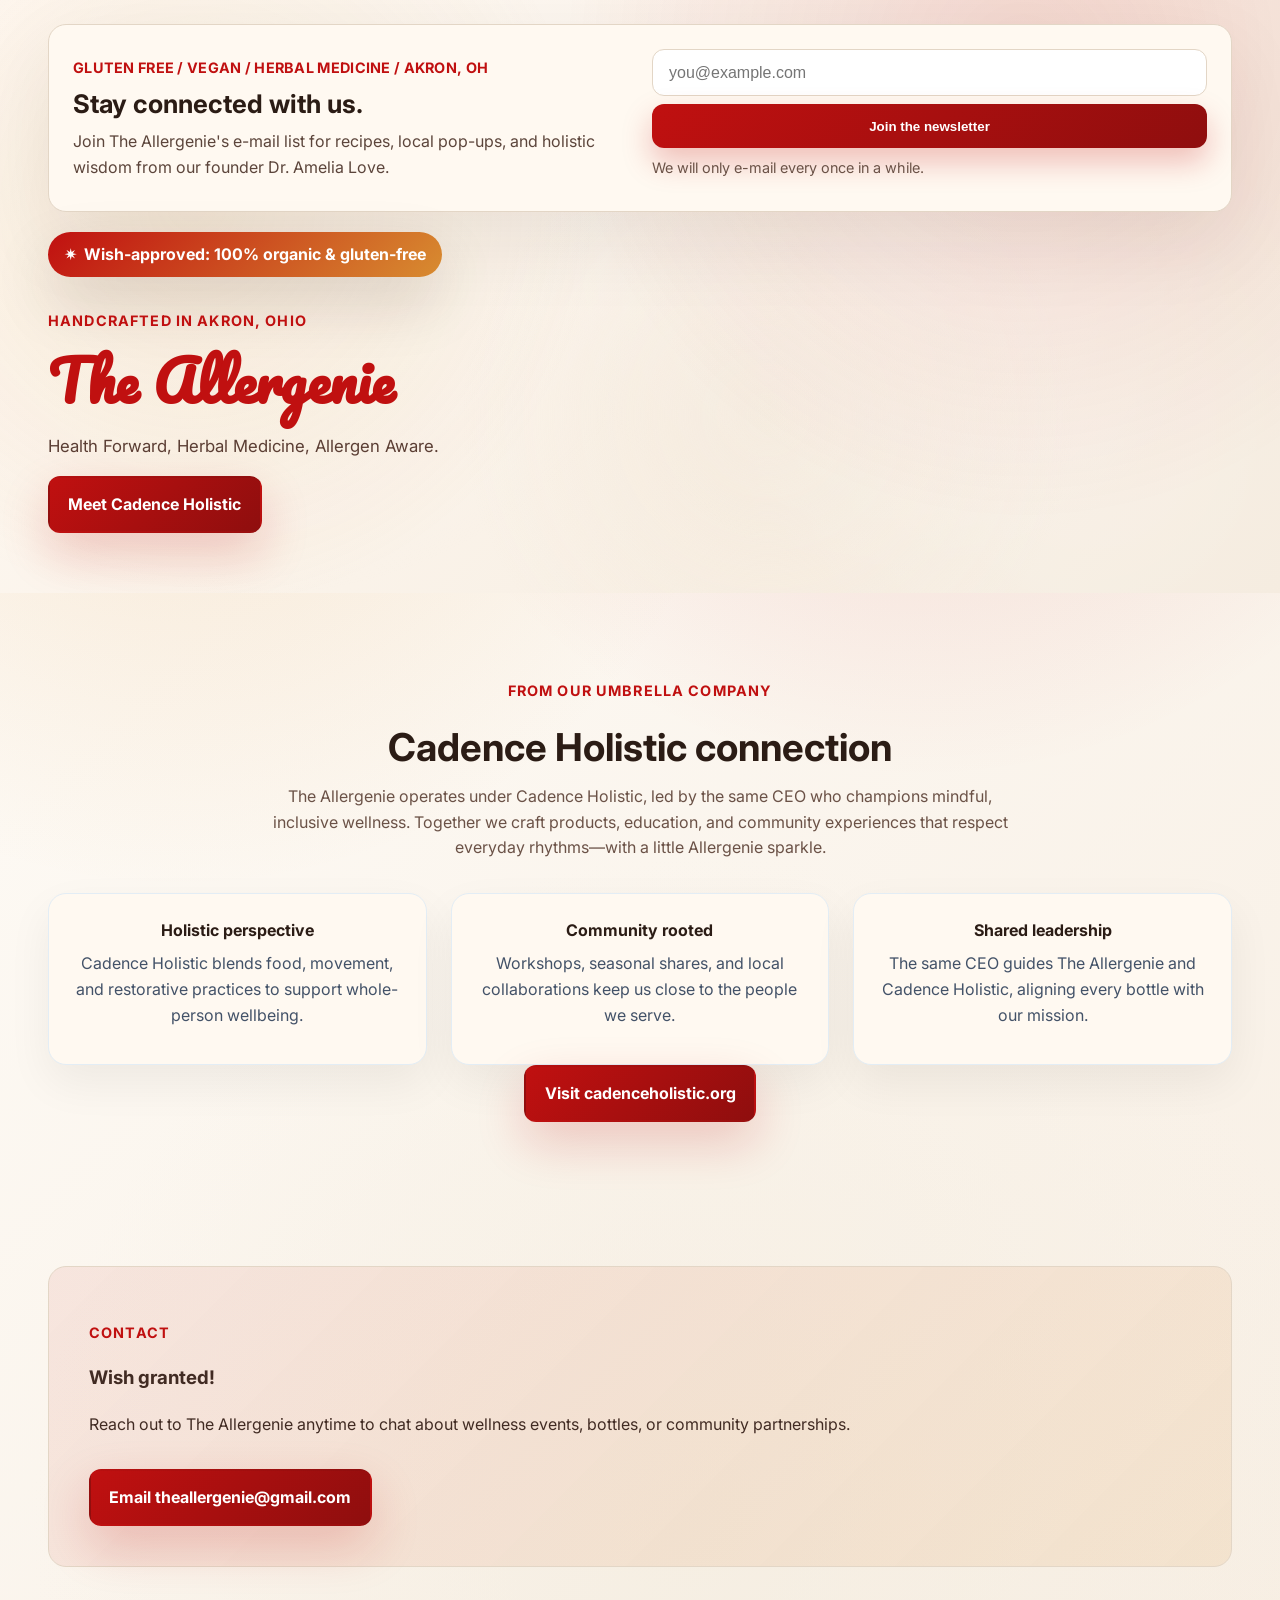
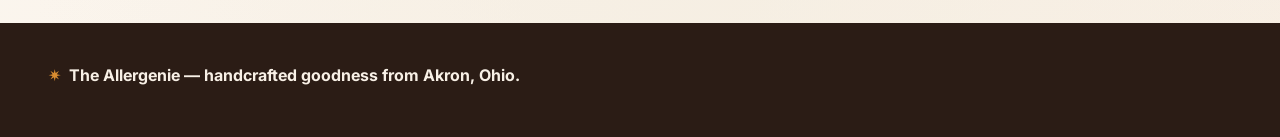
<file: index.html>
<!DOCTYPE html>
<html lang="en">
<head>
  <meta charset="UTF-8" />
  <meta name="viewport" content="width=device-width, initial-scale=1.0" />
  <title>The Allergenie | Health Forward, Allergen Aware.</title>
  <link rel="preconnect" href="https://fonts.googleapis.com" />
  <link rel="preconnect" href="https://fonts.gstatic.com" crossorigin />
  <link
    href="https://fonts.googleapis.com/css2?family=Inter:wght@400;500;600;700&family=Raleway:wght@600;700&family=Pacifico&display=swap"
    rel="stylesheet"
  />
  <link rel="stylesheet" href="styles.css" />
</head>
<body>
  <header class="hero">
    <div class="newsletter-bar" id="newsletter">
      <div class="newsletter-intro">
        <p class="eyebrow">Gluten Free / Vegan / Herbal Medicine / Akron, OH</p>
        <h1 class="newsletter-title">Stay connected with us.</h1>
        <p class="newsletter-copy">
          Join The Allergenie's e-mail list for recipes, local pop-ups, and holistic wisdom from our founder Dr. Amelia Love.
        </p>
      </div>
      <form
        class="newsletter-form"
        id="newsletterForm"
        method="POST"
        data-endpoint="https://script.google.com/macros/s/AKfycbycNO5gYLb3IYUCGOQAK3Rur5kcIq9nGickV2WfnbQfxX5HnJb5A0Mba2jDcoCrodVL/exec"
      >
        <label class="sr-only" for="email">Email</label>
        <input type="email" id="email" name="email" placeholder="you@example.com" required />
        <button type="submit">Join the newsletter</button>
        <p class="form-note">We will only e-mail every once in a while.</p>
        <p class="form-note" id="newsletterStatus" role="status" aria-live="polite"></p>
      </form>
    </div>

    <div class="hero-badge">Wish-approved: 100% organic &amp; gluten-free</div>
      <div class="hero-content">
        <div class="hero-text">
          <p class="eyebrow">Handcrafted in Akron, Ohio</p>
          <h2 class="brand-name">The Allergenie</h2>
          <p class="subhead">Health Forward, Herbal Medicine, Allergen Aware.</p>
          <div class="cta-row">
            <a class="btn primary" href="#cadence">Meet Cadence Holistic</a>
          </div>
        </div>
          </div>
        </div>
      </div>
  </header>

  <main>
    <section id="cadence" class="section cadence">
      <div class="section-header">
        <p class="eyebrow">From our umbrella company</p>
        <h3>Cadence Holistic connection</h3>
        <p class="lede">
          The Allergenie operates under Cadence Holistic, led by the same CEO who champions mindful, inclusive wellness.
          Together we craft products, education, and community experiences that respect everyday rhythms—with a little
          Allergenie sparkle.
        </p>
      </div>
      <div class="grid three-col">
        <div class="card cadence-card">
          <h4>Holistic perspective</h4>
          <p>Cadence Holistic blends food, movement, and restorative practices to support whole-person wellbeing.</p>
        </div>
        <div class="card cadence-card">
          <h4>Community rooted</h4>
          <p>Workshops, seasonal shares, and local collaborations keep us close to the people we serve.</p>
        </div>
        <div class="card cadence-card">
          <h4>Shared leadership</h4>
          <p>The same CEO guides The Allergenie and Cadence Holistic, aligning every bottle with our mission.</p>
        </div>
      </div>
      <a class="btn primary" href="https://cadenceholistic.org" target="_blank" rel="noreferrer">Visit cadenceholistic.org</a>
    </section>

    <section class="section cta">
      <div class="cta-card">
        <div>
          <p class="eyebrow" id="contact-title">Contact</p>
          <h3>Wish granted!</h3>
          <p>Reach out to The Allergenie anytime to chat about wellness events, bottles, or community partnerships.</p>
        </div>
        <div class="cta-actions">
          <a class="btn primary" href="mailto:theallergenie@gmail.com">Email theallergenie@gmail.com</a>
        </div>
      </div>
    </section>
  </main>

  <footer class="footer">
    <div class="footer-brand">
      <span class="spark">✷</span>
      <p>The Allergenie &mdash; handcrafted goodness from Akron, Ohio.</p>
    </div>
  </footer>

  <script src="script.js"></script>
</body>
</html>
</file>
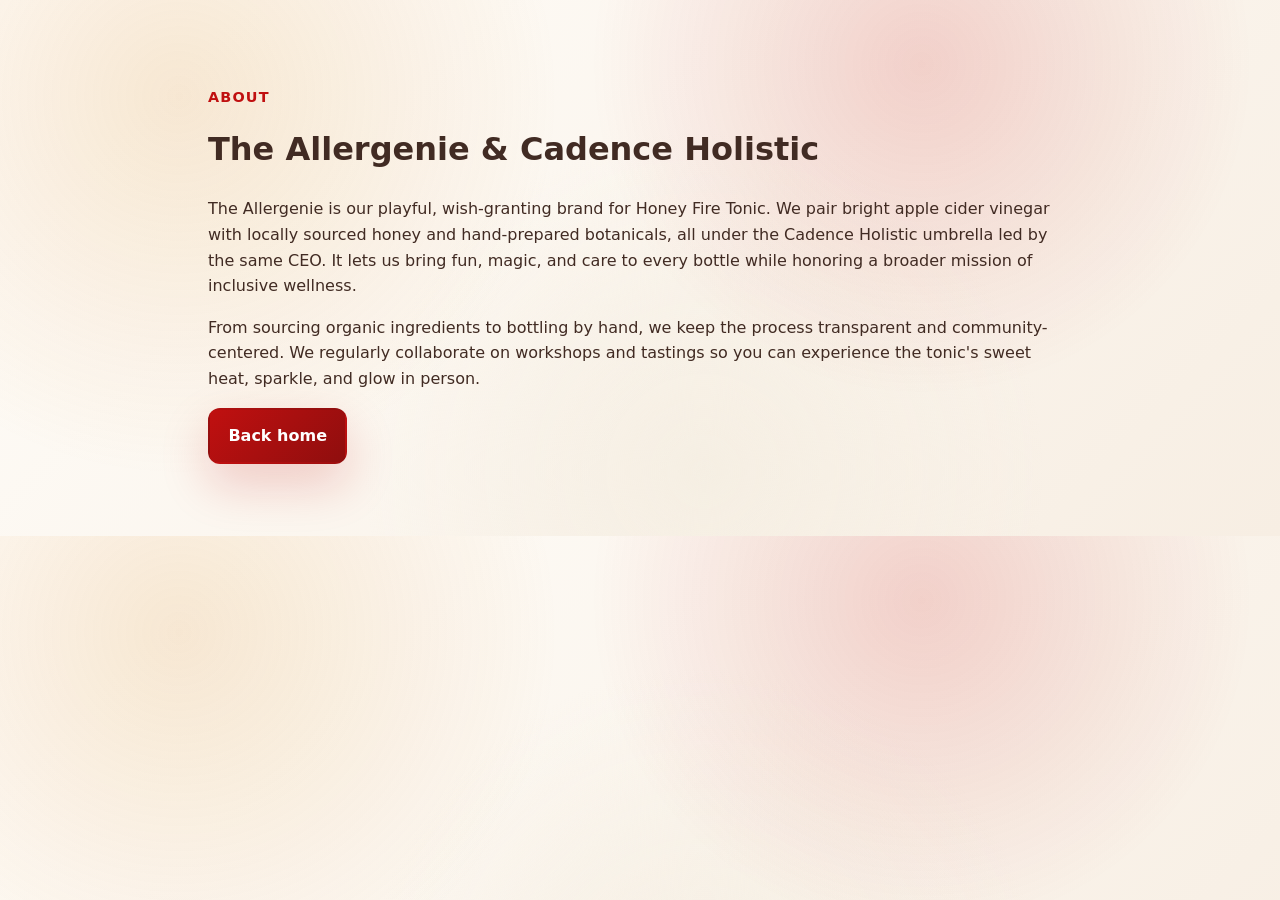
<file: pages/about.html>
<!DOCTYPE html>
<html lang="en">
<head>
  <meta charset="UTF-8" />
  <meta name="viewport" content="width=device-width, initial-scale=1.0" />
  <title>About | The Allergenie</title>
  <link rel="stylesheet" href="../styles.css" />
</head>
<body>
  <main class="section" style="max-width: 960px; margin: 0 auto;">
    <p class="eyebrow">About</p>
    <h1 style="margin-top: 0;">The Allergenie &amp; Cadence Holistic</h1>
    <p>
      The Allergenie is our playful, wish-granting brand for Honey Fire Tonic. We pair bright apple cider vinegar with
      locally sourced honey and hand-prepared botanicals, all under the Cadence Holistic umbrella led by the same CEO.
      It lets us bring fun, magic, and care to every bottle while honoring a broader mission of inclusive wellness.
    </p>
    <p>
      From sourcing organic ingredients to bottling by hand, we keep the process transparent and community-centered. We
      regularly collaborate on workshops and tastings so you can experience the tonic's sweet heat, sparkle, and glow in
      person.
    </p>
    <a class="btn primary" href="../index.html">Back home</a>
  </main>
</body>
</html>
</file>
<file: styles.css>
:root {
  --crimson: #c01010;
  --crimson-deep: #8f0e0e;
  --amber: #d88c30;
  --amber-soft: #f2b663;
  --cream: #f4ede0;
  --smoke: #e3d6c6;
  --ink: #2b1c15;
  --body: #412b23;
  --card: #fff9f1;
  --shadow: 0 25px 60px rgba(48, 21, 8, 0.15);
}

* {
  box-sizing: border-box;
}

body {
  margin: 0;
  font-family: 'Inter', system-ui, -apple-system, sans-serif;
  background: radial-gradient(circle at 14% 18%, rgba(216, 140, 48, 0.18), transparent 32%),
    radial-gradient(circle at 72% 12%, rgba(192, 16, 16, 0.16), transparent 32%),
    radial-gradient(circle at 55% 88%, rgba(244, 237, 224, 0.7), transparent 40%),
    linear-gradient(135deg, #fffdf9 0%, #f7eee3 100%);
  color: var(--body);
  line-height: 1.6;
}

a {
  color: inherit;
  text-decoration: none;
}

.hero {
  position: relative;
  padding: 1.5rem clamp(1.25rem, 4vw, 3rem) 3rem;
  background: radial-gradient(circle at 15% 35%, rgba(216, 140, 48, 0.16), transparent 35%),
    radial-gradient(circle at 80% 10%, rgba(192, 16, 16, 0.14), transparent 40%),
    radial-gradient(circle at 60% 70%, rgba(242, 230, 214, 0.5), transparent 35%),
    linear-gradient(135deg, #fffaf4 0%, #f5ebde 100%);
  overflow: hidden;
}

.hero::after {
  content: '';
  position: absolute;
  inset: 0;
  background-image: radial-gradient(circle at 20% 25%, rgba(255, 255, 255, 0.7) 0, rgba(255, 255, 255, 0) 40%),
    radial-gradient(circle at 70% 40%, rgba(255, 255, 255, 0.6) 0, rgba(255, 255, 255, 0) 35%),
    radial-gradient(circle at 85% 75%, rgba(255, 255, 255, 0.45) 0, rgba(255, 255, 255, 0) 30%);
  opacity: 0.4;
  pointer-events: none;
}

.hero > * {
  position: relative;
  z-index: 1;
}

.newsletter-bar {
  display: grid;
  grid-template-columns: repeat(auto-fit, minmax(280px, 1fr));
  gap: 1.5rem;
  padding: 1.5rem;
  background: var(--card);
  border: 1px solid var(--smoke);
  border-radius: 18px;
  box-shadow: 0 30px 80px rgba(48, 21, 8, 0.08);
  align-items: center;
}

.newsletter-intro .eyebrow {
  color: var(--crimson);
  font-weight: 700;
  letter-spacing: 0.02em;
  margin: 0 0 0.35rem;
}

.newsletter-title {
  margin: 0;
  font-size: clamp(1.4rem, 2vw, 1.8rem);
  color: var(--ink);
}

.newsletter-copy {
  margin: 0.25rem 0 0;
  color: #5c453b;
}

.newsletter-form {
  display: grid;
  gap: 0.5rem;
}

.newsletter-form input {
  width: 100%;
  padding: 0.85rem 1rem;
  border: 1px solid var(--smoke);
  border-radius: 12px;
  font-size: 1rem;
  transition: border 0.2s ease, box-shadow 0.2s ease;
}

.newsletter-form input:focus {
  outline: none;
  border-color: var(--crimson);
  box-shadow: 0 0 0 3px rgba(192, 16, 16, 0.15);
}

.newsletter-form button {
  padding: 0.9rem 1.25rem;
  border: none;
  border-radius: 12px;
  background: linear-gradient(135deg, var(--crimson), var(--crimson-deep));
  color: #fff;
  font-weight: 600;
  cursor: pointer;
  transition: transform 0.15s ease, box-shadow 0.15s ease;
  box-shadow: 0 14px 30px rgba(192, 16, 16, 0.25);
}

.newsletter-form button:hover {
  transform: translateY(-1px);
}

.form-note {
  margin: 0;
  font-size: 0.9rem;
  color: #6b5247;
}

.form-note.success {
  color: var(--crimson);
  font-weight: 600;
}

.form-note.pending {
  color: var(--amber);
  font-weight: 600;
}

.form-note.error {
  color: #b3261e;
  font-weight: 600;
}

.hero-badge {
  display: inline-flex;
  align-items: center;
  gap: 0.4rem;
  margin: 1.25rem 0 0.5rem;
  padding: 0.6rem 1rem;
  background: linear-gradient(135deg, var(--crimson), var(--amber));
  color: #fff;
  font-weight: 700;
  border-radius: 999px;
  box-shadow: var(--shadow);
}

.hero-badge::before {
  content: '✷';
  font-size: 1rem;
}

.hero-content {
  display: grid;
  grid-template-columns: 1fr;
  gap: 2rem;
  align-items: center;
  margin-top: 1.5rem;
  max-width: 1200px;
  margin-left: auto;
  margin-right: auto;
}

.hero-text .eyebrow {
  color: var(--crimson);
  font-weight: 700;
  margin: 0;
}

.brand-name {
  font-family: 'Pacifico', cursive;
  font-size: clamp(2.2rem, 6vw, 3.5rem);
  color: var(--crimson);
  margin: 0.25rem 0 0.5rem;
}

.subhead {
  margin: 0 0 1rem;
  color: #5b3e34;
  font-size: 1.05rem;
}

.cta-row {
  display: flex;
  gap: 0.75rem;
  flex-wrap: wrap;
  margin-bottom: 0.75rem;
}

.btn {
  display: inline-flex;
  align-items: center;
  justify-content: center;
  padding: 0.85rem 1.15rem;
  border-radius: 12px;
  font-weight: 700;
  border: 2px solid transparent;
  transition: transform 0.15s ease, box-shadow 0.15s ease, background 0.2s ease;
}

.btn.primary {
  background: linear-gradient(135deg, var(--crimson), var(--crimson-deep));
  color: #fff;
  box-shadow: 0 20px 50px rgba(192, 16, 16, 0.2);
}

.btn.primary:hover {
  transform: translateY(-2px);
}

.btn.ghost {
  background: transparent;
  border-color: #c5ad99;
  color: var(--ink);
}

.btn.ghost:hover {
  border-color: var(--crimson);
  color: var(--crimson);
}

.badge-row {
  display: flex;
  gap: 0.5rem;
  flex-wrap: wrap;
}

.pill {
  padding: 0.5rem 0.9rem;
  background: rgba(216, 140, 48, 0.14);
  color: var(--crimson);
  border-radius: 999px;
  font-weight: 600;
  box-shadow: inset 0 0 0 1px rgba(192, 16, 16, 0.18);
}

.hero-heart {
  display: grid;
  place-items: center;
  width: 100%;
  height: 100%;
  justify-self: center;
}

.label-splash {
  position: relative;
  width: 100%;
  max-width: clamp(240px, 36vw, 520px);
  aspect-ratio: 1 / 1;
  display: grid;
  place-items: center;
  min-height: clamp(280px, 45vw, 620px);
}

.label-ring {
  position: absolute;
  width: 100%;
  height: 100%;
  border-radius: 50%;
  background: radial-gradient(circle at 40% 35%, rgba(216, 140, 48, 0.12), transparent 45%),
    radial-gradient(circle at 70% 60%, rgba(192, 16, 16, 0.18), transparent 55%);
  animation: float 8s ease-in-out infinite;
}

.label-ring.ring-2 {
  inset: 10%;
  background: radial-gradient(circle at 25% 40%, rgba(244, 237, 224, 0.6), transparent 45%),
    radial-gradient(circle at 80% 70%, rgba(216, 140, 48, 0.18), transparent 55%);
  animation-delay: -2s;
}

.label-ring.ring-3 {
  inset: 18%;
  background: radial-gradient(circle at 50% 50%, rgba(192, 16, 16, 0.16), transparent 55%);
  animation-delay: -4s;
}

.heart-mark {
  position: relative;
  display: grid;
  place-items: center;
  width: clamp(200px, 30vw, 420px);
  height: clamp(200px, 30vw, 420px);
  border-radius: 50%;
}

.label-domain {
  margin: 0.5rem 0 0.5rem;
  font-weight: 700;
}

.label-warning {
  margin: 0;
  font-size: 0.9rem;
  color: #6b3e1a;
  font-weight: 700;
}

.label-image {
  width: 100%;
  max-width: clamp(260px, 32vw, 520px);
  display: block;
  margin: 0 auto 0.5rem;
}

@media (min-width: 900px) {
  .label-splash {
    max-width: none;
    height: 100%;
  }
}

@media (min-width: 768px) {
  .hero-heart {
    justify-self: end;
  }
}

.section {
  padding: clamp(2.5rem, 8vw, 4.5rem) clamp(1.25rem, 4vw, 3rem);
}

.section-header {
  text-align: center;
  max-width: 760px;
  margin: 0 auto 2rem;
}

.eyebrow {
  letter-spacing: 0.08em;
  text-transform: uppercase;
  font-weight: 700;
  color: var(--crimson);
  font-size: 0.9rem;
}

.section-header h3 {
  margin: 0.35rem 0;
  font-size: clamp(1.8rem, 4vw, 2.4rem);
  color: var(--ink);
}

.lede {
  margin: 0;
  color: #6b5247;
}

.grid {
  display: grid;
  gap: 1.5rem;
}

.grid.two-col {
  grid-template-columns: repeat(auto-fit, minmax(280px, 1fr));
}

.grid.three-col {
  grid-template-columns: repeat(auto-fit, minmax(240px, 1fr));
}

.card {
  background: var(--card);
  border-radius: 18px;
  padding: 1.5rem;
  border: 1px solid #e3edf5;
  box-shadow: 0 18px 45px rgba(0, 0, 0, 0.06);
}

.card h4 {
  margin: 0 0 0.5rem;
  color: var(--ink);
}

.card p {
  margin: 0 0 0.75rem;
  color: #435268;
}

.checklist {
  list-style: none;
  padding: 0;
  margin: 0;
  display: grid;
  gap: 0.35rem;
}

.checklist li::before {
  content: '✷';
  color: var(--crimson);
  margin-right: 0.35rem;
}

.tips {
  display: grid;
  gap: 0.5rem;
}

.tip {
  display: grid;
  grid-template-columns: auto 1fr;
  gap: 0.5rem;
  align-items: start;
}

.dot {
  width: 10px;
  height: 10px;
  background: var(--crimson);
  border-radius: 50%;
  margin-top: 0.35rem;
}

.highlight {
  background: linear-gradient(135deg, rgba(192, 16, 16, 0.05), rgba(216, 140, 48, 0.08));
}

.cadence {
  text-align: center;
}

.cadence-card {
  min-height: 160px;
}

.process {
  display: grid;
  gap: 1rem;
  max-width: 900px;
  margin: 0 auto;
}

.step {
  display: grid;
  grid-template-columns: auto 1fr;
  gap: 1rem;
  align-items: start;
  padding: 1rem 1.25rem;
  background: var(--card);
  border-radius: 16px;
  border: 1px solid var(--smoke);
}

.step-number {
  width: 40px;
  height: 40px;
  border-radius: 12px;
  display: grid;
  place-items: center;
  background: radial-gradient(circle at 20% 20%, rgba(244, 237, 224, 0.7), rgba(192, 16, 16, 0.7));
  color: #fff;
  font-weight: 700;
}

.cta {
  padding-bottom: 3.5rem;
}

.cta-card {
  background: linear-gradient(135deg, rgba(192, 16, 16, 0.08), rgba(216, 140, 48, 0.12));
  border-radius: 18px;
  padding: clamp(1.5rem, 6vw, 2.5rem);
  display: flex;
  flex-direction: column;
  gap: 1rem;
  align-items: start;
  border: 1px solid var(--smoke);
}

.cta-actions {
  display: flex;
  gap: 0.75rem;
  flex-wrap: wrap;
}

.footer {
  padding: 1.5rem clamp(1.25rem, 4vw, 3rem) 2rem;
  background: #2b1c15;
  color: #f8f0e6;
  display: flex;
  flex-direction: column;
  gap: 0.5rem;
}

.footer-brand {
  display: flex;
  gap: 0.5rem;
  align-items: center;
  font-weight: 700;
}

.footer-meta {
  color: #e0d2c6;
  font-size: 0.95rem;
}

.spark {
  color: var(--amber);
}

.sr-only {
  position: absolute;
  width: 1px;
  height: 1px;
  padding: 0;
  margin: -1px;
  overflow: hidden;
  clip: rect(0, 0, 0, 0);
  white-space: nowrap;
  border: 0;
}

@keyframes float {
  0%,
  100% {
    transform: translateY(-6px);
  }
  50% {
    transform: translateY(6px);
  }
}

@media (max-width: 640px) {
  .hero-badge {
    width: 100%;
    justify-content: center;
  }

  .label-core {
    width: 86%;
  }
}
</file>
